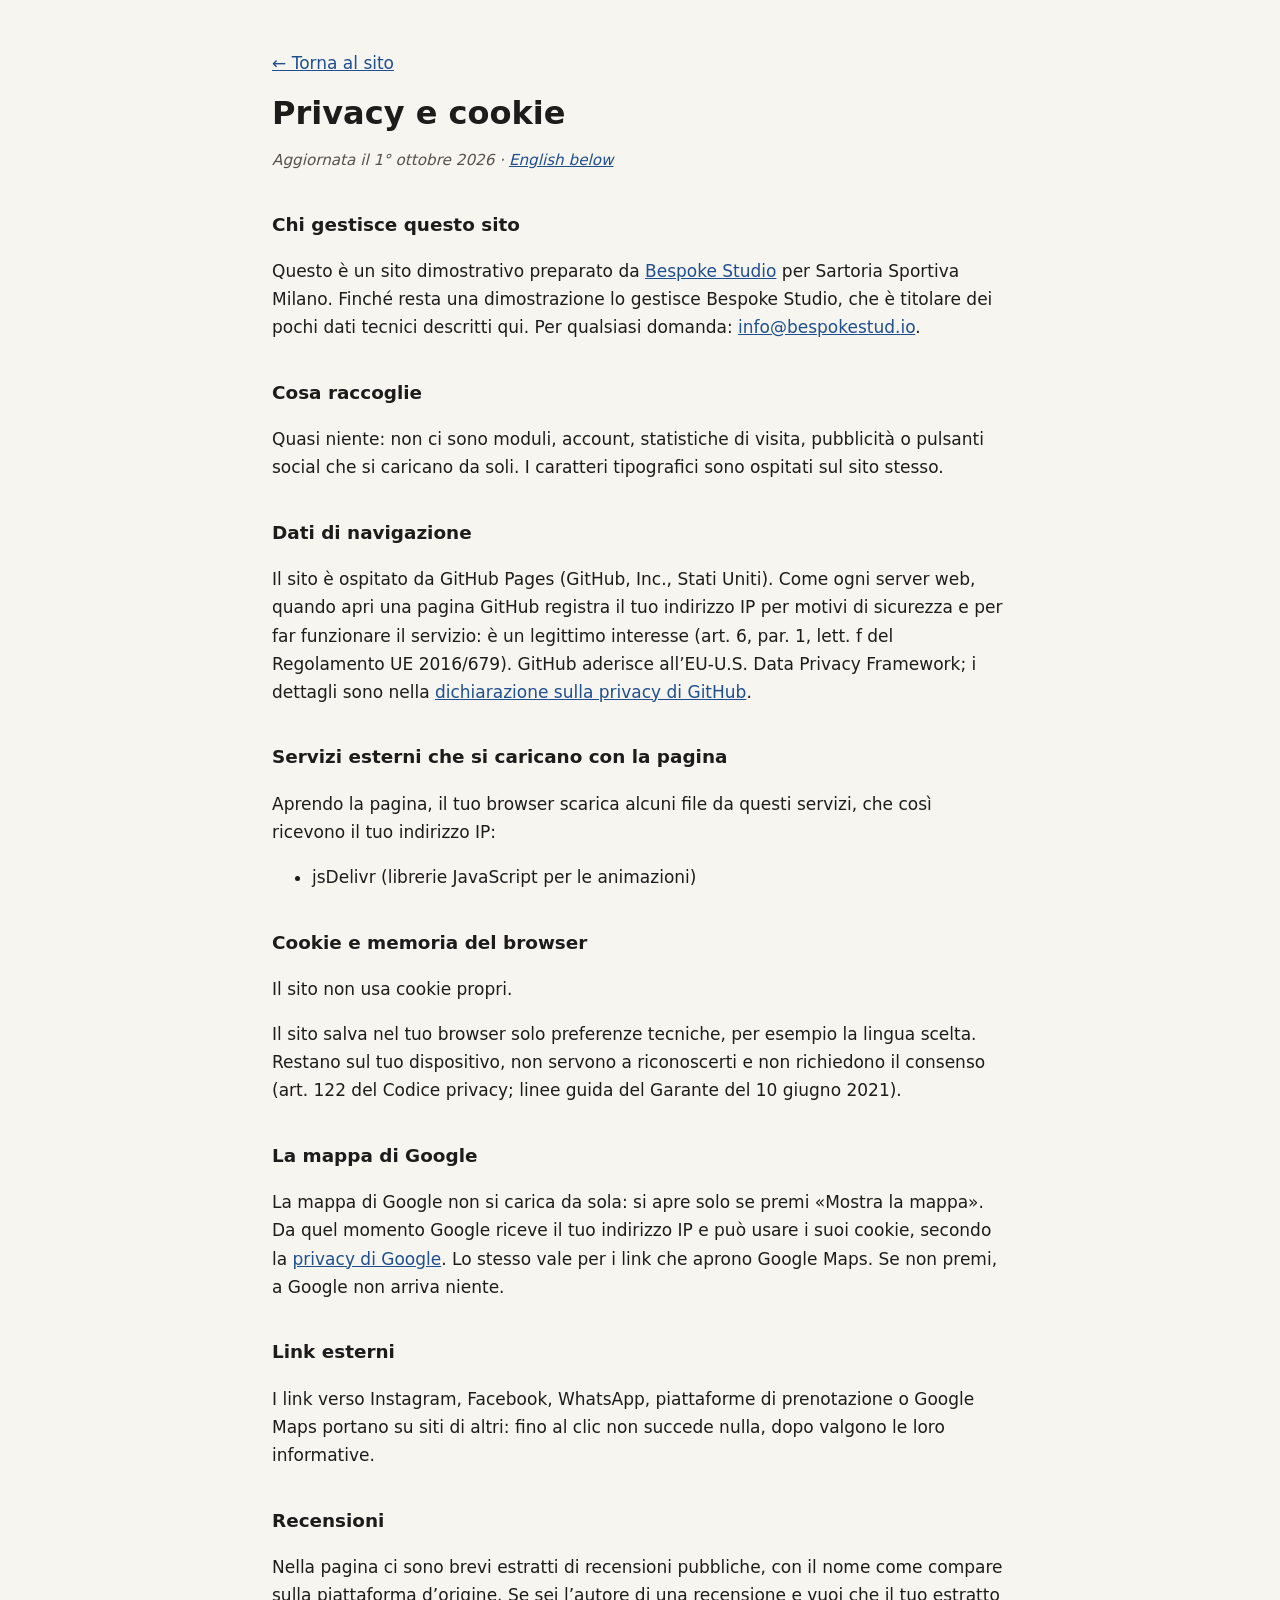
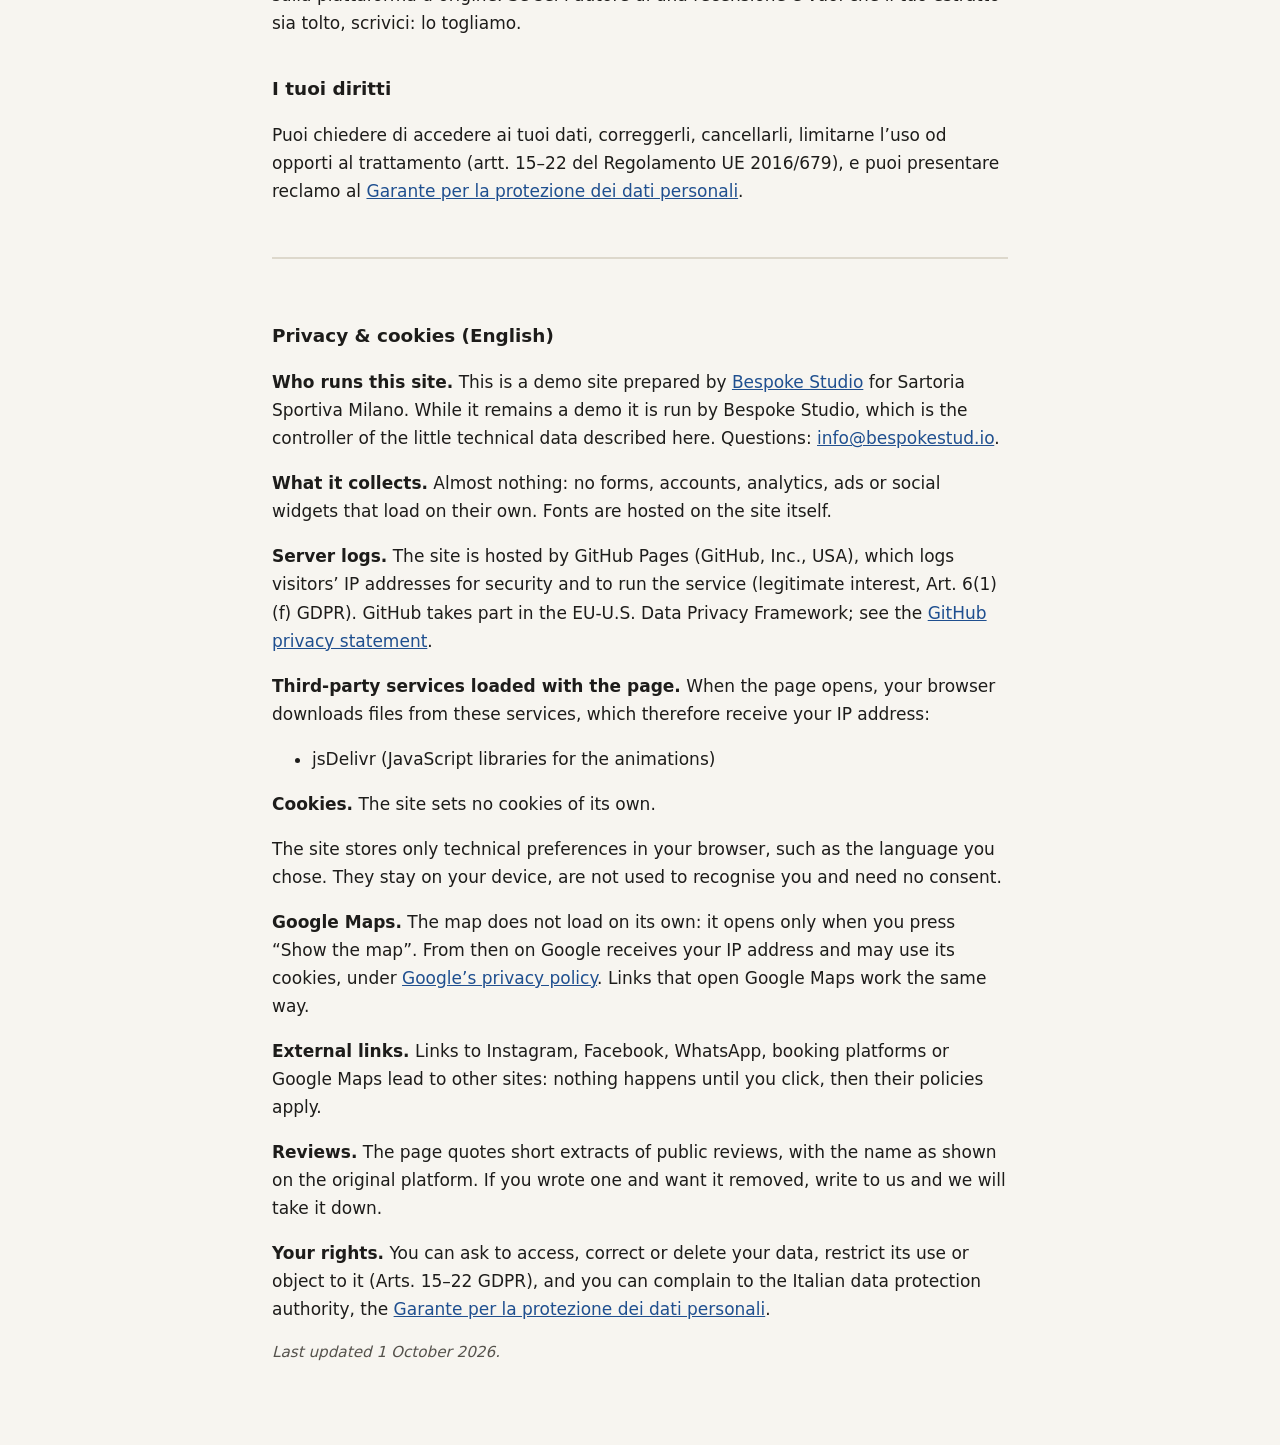
<file: privacy.html>
<!DOCTYPE html>
<html lang="it">
<head>
  <meta charset="UTF-8">
  <meta name="viewport" content="width=device-width, initial-scale=1.0">
  <meta name="robots" content="noindex">
  <title>Privacy e cookie · Sartoria Sportiva Milano</title>
  <meta name="description" content="Informativa privacy e cookie del sito Sartoria Sportiva Milano.">
  <style>
    body { margin: 0; background: #f7f5f0; color: #1d1c1a; font: 17px/1.65 system-ui, -apple-system, "Segoe UI", Roboto, sans-serif; }
    main { max-width: 46rem; margin: 0 auto; padding: 32px 20px 64px; }
    h1 { font-size: 2rem; line-height: 1.2; margin: 0.4em 0 0.2em; }
    h2 { font-size: 1.15rem; margin: 2em 0 0.4em; }
    a { color: #1f4f8f; }
    .data { color: #55524c; font-style: italic; font-size: 0.95rem; }
    .en { margin-top: 3em; padding-top: 1.5em; border-top: 2px solid #ddd8cc; }
    code { font-size: 0.9em; background: #ebe7dc; padding: 0 4px; border-radius: 3px; }
  </style>
</head>
<body>
<main>
  <p><a href="index.html">← Torna al sito</a></p>
  <h1>Privacy e cookie</h1>
  <p class="data">Aggiornata il 1° ottobre 2026 · <a href="#english" lang="en">English below</a></p>
  <h2>Chi gestisce questo sito</h2>
  <p>Questo è un sito dimostrativo preparato da <a href="https://bespokestud.io" rel="noopener">Bespoke Studio</a> per Sartoria Sportiva Milano. Finché resta una dimostrazione lo gestisce Bespoke Studio, che è titolare dei pochi dati tecnici descritti qui. Per qualsiasi domanda: <a href="mailto:info@bespokestud.io">info@bespokestud.io</a>.</p>
  <h2>Cosa raccoglie</h2>
  <p>Quasi niente: non ci sono moduli, account, statistiche di visita, pubblicità o pulsanti social che si caricano da soli. I caratteri tipografici sono ospitati sul sito stesso.</p>
  <h2>Dati di navigazione</h2>
  <p>Il sito è ospitato da GitHub Pages (GitHub, Inc., Stati Uniti). Come ogni server web, quando apri una pagina GitHub registra il tuo indirizzo IP per motivi di sicurezza e per far funzionare il servizio: è un legittimo interesse (art. 6, par. 1, lett. f del Regolamento UE 2016/679). GitHub aderisce all’EU-U.S. Data Privacy Framework; i dettagli sono nella <a href="https://docs.github.com/site-policy/privacy-policies/github-general-privacy-statement" rel="noopener">dichiarazione sulla privacy di GitHub</a>.</p>
  <h2>Servizi esterni che si caricano con la pagina</h2>
  <p>Aprendo la pagina, il tuo browser scarica alcuni file da questi servizi, che così ricevono il tuo indirizzo IP:</p>
  <ul><li>jsDelivr (librerie JavaScript per le animazioni)</li></ul>
  <h2>Cookie e memoria del browser</h2>
  <p>Il sito non usa cookie propri.</p>
  <p>Il sito salva nel tuo browser solo preferenze tecniche, per esempio la lingua scelta. Restano sul tuo dispositivo, non servono a riconoscerti e non richiedono il consenso (art. 122 del Codice privacy; linee guida del Garante del 10 giugno 2021).</p>
  <h2>La mappa di Google</h2>
  <p>La mappa di Google non si carica da sola: si apre solo se premi «Mostra la mappa». Da quel momento Google riceve il tuo indirizzo IP e può usare i suoi cookie, secondo la <a href="https://policies.google.com/privacy?hl=it" rel="noopener">privacy di Google</a>. Lo stesso vale per i link che aprono Google Maps. Se non premi, a Google non arriva niente.</p>
  <h2>Link esterni</h2>
  <p>I link verso Instagram, Facebook, WhatsApp, piattaforme di prenotazione o Google Maps portano su siti di altri: fino al clic non succede nulla, dopo valgono le loro informative.</p>
  <h2>Recensioni</h2>
  <p>Nella pagina ci sono brevi estratti di recensioni pubbliche, con il nome come compare sulla piattaforma d’origine. Se sei l’autore di una recensione e vuoi che il tuo estratto sia tolto, scrivici: lo togliamo.</p>
  <h2>I tuoi diritti</h2>
  <p>Puoi chiedere di accedere ai tuoi dati, correggerli, cancellarli, limitarne l’uso od opporti al trattamento (artt. 15–22 del Regolamento UE 2016/679), e puoi presentare reclamo al <a href="https://www.garanteprivacy.it" rel="noopener">Garante per la protezione dei dati personali</a>.</p>
  <div class="en" id="english" lang="en">
    <h2>Privacy &amp; cookies (English)</h2>
    <p><strong>Who runs this site.</strong> This is a demo site prepared by <a href="https://bespokestud.io" rel="noopener">Bespoke Studio</a> for Sartoria Sportiva Milano. While it remains a demo it is run by Bespoke Studio, which is the controller of the little technical data described here. Questions: <a href="mailto:info@bespokestud.io">info@bespokestud.io</a>.</p>
    <p><strong>What it collects.</strong> Almost nothing: no forms, accounts, analytics, ads or social widgets that load on their own. Fonts are hosted on the site itself.</p>
    <p><strong>Server logs.</strong> The site is hosted by GitHub Pages (GitHub, Inc., USA), which logs visitors’ IP addresses for security and to run the service (legitimate interest, Art. 6(1)(f) GDPR). GitHub takes part in the EU-U.S. Data Privacy Framework; see the <a href="https://docs.github.com/site-policy/privacy-policies/github-general-privacy-statement" rel="noopener">GitHub privacy statement</a>.</p>
    <p><strong>Third-party services loaded with the page.</strong> When the page opens, your browser downloads files from these services, which therefore receive your IP address:</p><ul><li>jsDelivr (JavaScript libraries for the animations)</li></ul>
    <p><strong>Cookies.</strong> The site sets no cookies of its own.</p>
    <p>The site stores only technical preferences in your browser, such as the language you chose. They stay on your device, are not used to recognise you and need no consent.</p>
    <p><strong>Google Maps.</strong> The map does not load on its own: it opens only when you press “Show the map”. From then on Google receives your IP address and may use its cookies, under <a href="https://policies.google.com/privacy?hl=en" rel="noopener">Google’s privacy policy</a>. Links that open Google Maps work the same way.</p>
    <p><strong>External links.</strong> Links to Instagram, Facebook, WhatsApp, booking platforms or Google Maps lead to other sites: nothing happens until you click, then their policies apply.</p>
    <p><strong>Reviews.</strong> The page quotes short extracts of public reviews, with the name as shown on the original platform. If you wrote one and want it removed, write to us and we will take it down.</p>
    <p><strong>Your rights.</strong> You can ask to access, correct or delete your data, restrict its use or object to it (Arts. 15–22 GDPR), and you can complain to the Italian data protection authority, the <a href="https://www.garanteprivacy.it" rel="noopener">Garante per la protezione dei dati personali</a>.</p>
    <p class="data">Last updated 1 October 2026.</p>
  </div>
</main>
</body>
</html>
</file>
